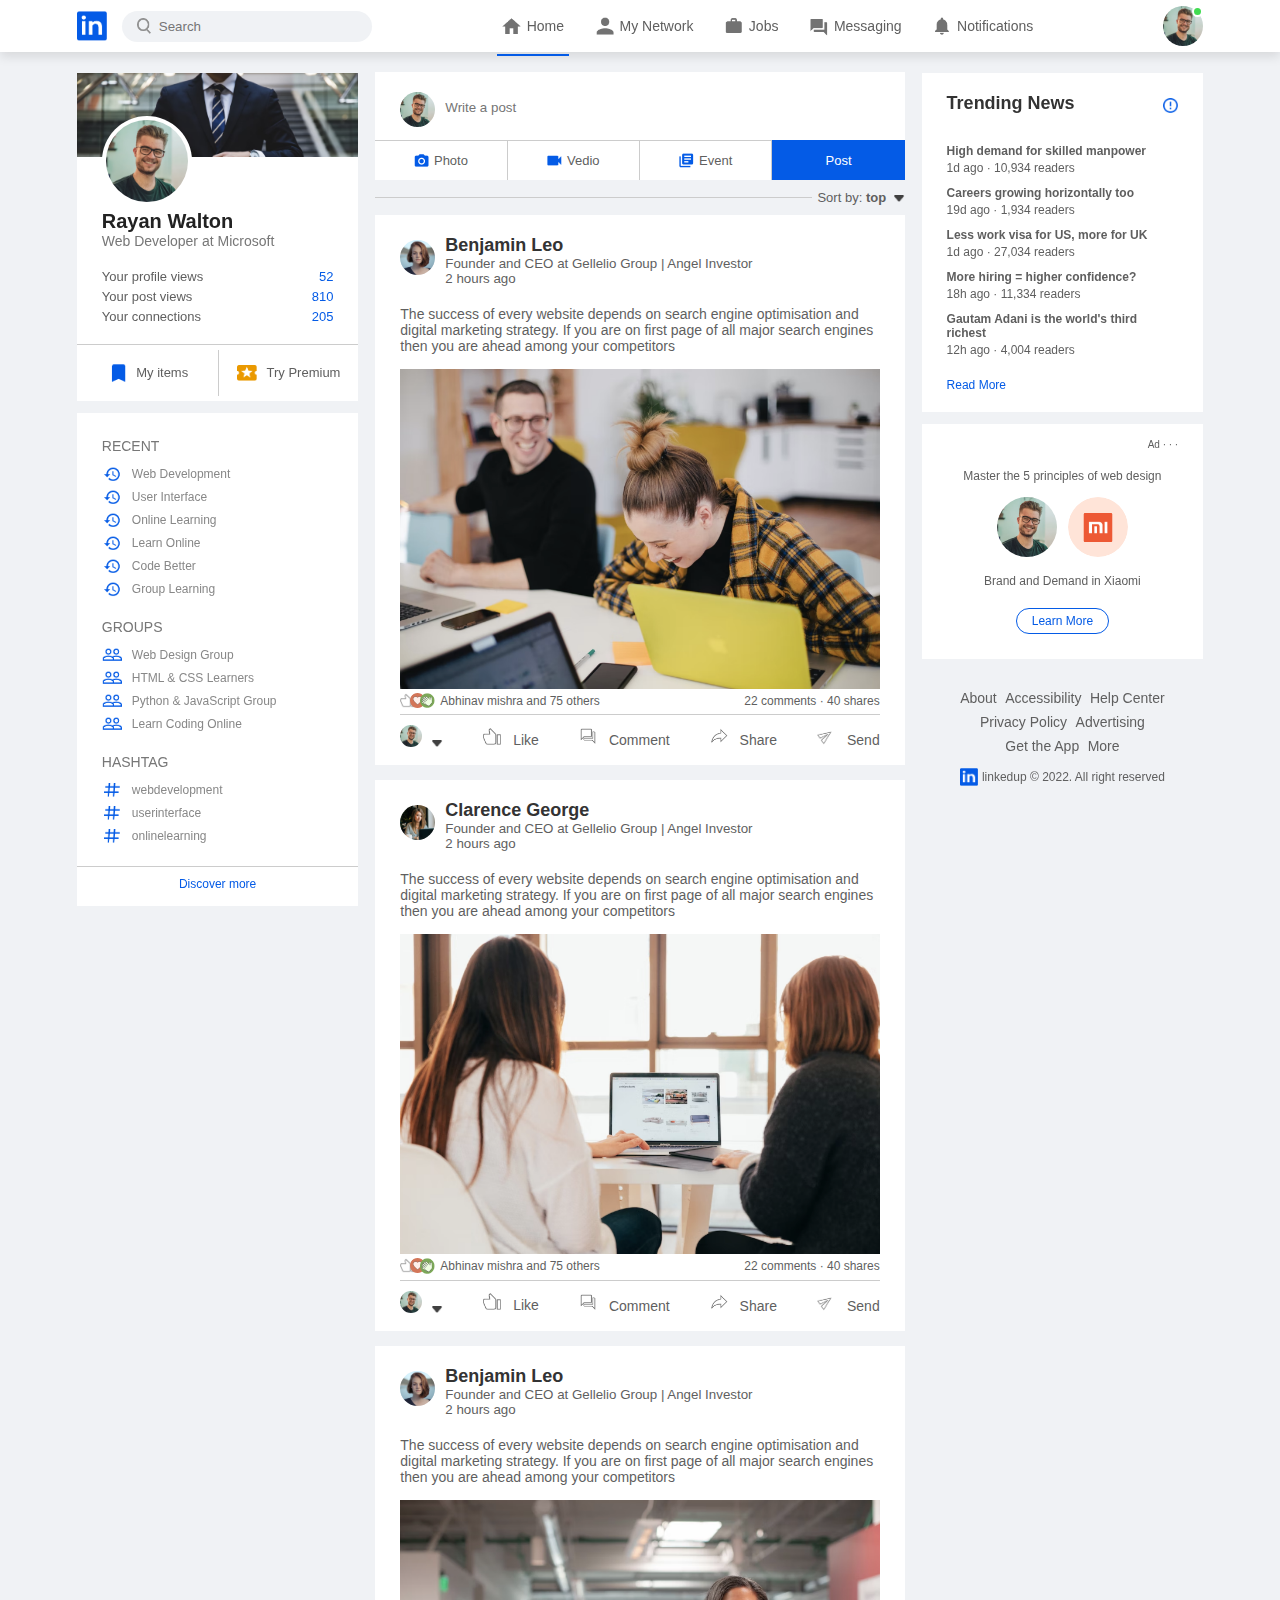
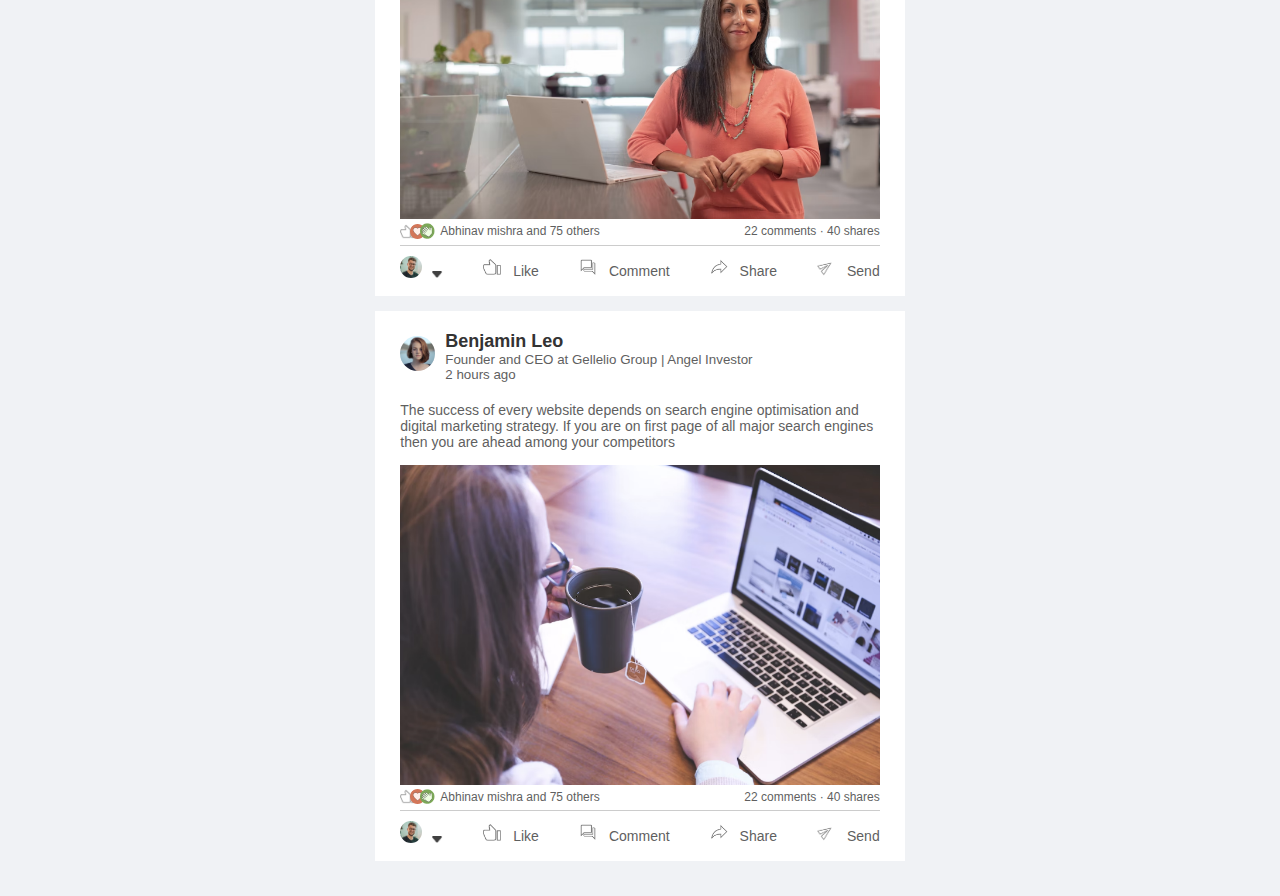
<file: index.html>
<!DOCTYPE html>
<html lang="en">
<head>
    <meta charset="UTF-8">
    <meta name="viewport" content="width=device-width, initial-scale=1.0">
    <title>Social Media Website design - Easy tutorials</title>
    <link rel="stylesheet" href="style.css">
</head>
<body>
    <nav class="navbar">
        <div class="navbar-left">
           <a href="index.html" class="logo"><img src="images/logo.png"></a> 

           <div class="search-box">
                <img src="images/search.png">
                <input type="text" placeholder="Search">
           </div>
        </div>
        <div class="navbar-center">
            <ul>
                <li><a href="#" class="active-link"><img src="images/home.png"><span>Home</span></a></li>
                <li><a href="#"><img src="images/network.png"><span>My Network</span></a></li>
                <li><a href="#"><img src="images/jobs.png"><span>Jobs</span></a></li>
                <li><a href="#"><img src="images/message.png"><span>Messaging</span></a></li>
                <li><a href="#"><img src="images/notification.png"><span>Notifications</span></a></li>
            </ul>
        </div>
        <div class="navbar-right">
            <div class="online">
                <img src="images/user-1.png" class="nav-profile-img" onclick="toggleMenu()">
            </div>
            
        </div>
        <!---------------------profile-drop-down-menu----------------->
        <div class="profile-menu-wrap" id="profileMenu">
            <div class="profile-menu">
                <div class="user-info">
                    <img src="images/user-1.png">
                    <div>
                        <h3>Rayan Walton</h3>
                        <a href="profile.html">See your Profile</a>
                    </div>
                </div>
                <hr>
                <a href="#" class="profile-menu-link">
                    <img src="images/feedback.png">
                    <p>Give Feedback</p>
                    <span>></span>
                </a>
                <a href="#" class="profile-menu-link">
                    <img src="images/setting.png">
                    <p>Settings & Privacy</p>
                    <span>></span>
                </a>
                <a href="#" class="profile-menu-link">
                    <img src="images/help.png">
                    <p>Help & Support</p>
                    <span>></span>
                </a>
                <a href="#" class="profile-menu-link">
                    <img src="images/display.png">
                    <p>Display and Accessibility</p>
                    <span>></span>
                </a>
                <a href="#" class="profile-menu-link">
                    <img src="images/logout.png">
                    <p>Logout</p>
                    <span>></span>
                </a>
            </div>
        </div>

    </nav>

    <!--------- nav bar end--------->

    <div class="container">

        <!------left sidebar-------->

        <div class="left-sidebar">
            <div class="sidebar-profile-box">
                <img src="images/cover-pic.png" width="100%">
                <div class="sidebar-profile-info">
                    <img src="images/user-1.png">
                    <h1>Rayan Walton</h1>
                    <h3>Web Developer at Microsoft</h3>
                    <ul>
                        
                        <li>Your profile views<span>52</span></li>
                        <li>Your post views<span>810</span></li>
                        <li>Your connections<span>205</span></li>
                    </ul>
                </div>
                <div class="sidebar-profile-link">
                    <a href="#"><img src="images/items.png"> My items</a>
                    <a href="#"><img src="images/premium.png"> Try Premium</a>                    
                </div>
            </div>
            <div class="sidebar-activity" id="sidebarActivity">
                <h3>RECENT</h3>
                <a href="#"><img src="images/recent.png"> Web Development</a>
                <a href="#"><img src="images/recent.png"> User Interface</a>
                <a href="#"><img src="images/recent.png"> Online Learning</a>
                <a href="#"><img src="images/recent.png"> Learn Online</a>
                <a href="#"><img src="images/recent.png"> Code Better</a>
                <a href="#"><img src="images/recent.png"> Group Learning</a>
                <h3>GROUPS</h3>
                <a href="#"><img src="images/group.png"> Web Design Group</a>
                <a href="#"><img src="images/group.png"> HTML & CSS Learners</a>
                <a href="#"><img src="images/group.png"> Python & JavaScript Group</a>
                <a href="#"><img src="images/group.png"> Learn Coding Online</a>
                <h3>HASHTAG</h3>
                <a href="#"><img src="images/hashtag.png"> webdevelopment </a>
                <a href="#"><img src="images/hashtag.png"> userinterface</a>
                <a href="#"><img src="images/hashtag.png"> onlinelearning</a>
                <div class="discover-more-link">
                    <a href="#">Discover more</a>
                </div>
            </div>
            <p id="showMoreLink" onclick="toggleActivity()">Show more <b>+</b></p>
        </div>

        <!--------main content---------->
        <div class="main-content">

            <div class="create-post">
                <div class="create-post-input">
                    <img src="images/user-1.png">
                    <textarea rows="2" placeholder="Write a post"></textarea>
                </div>
                <div class="create-post-links">
                    <li><img src="images/photo.png">Photo</li>
                    <li><img src="images/video.png">Vedio</li>
                    <li><img src="images/event.png">Event</li>
                    <li>Post</li>
                </div>
            </div>

            <div class="sort-by">
                <hr>
                <p>Sort by: <span>top <img src="images/down-arrow.png"></span></p>
            </div>

            <div class="post">
                <div class="post-author">
                    <img src="images/user-3.png">
                    <div>
                        <h1>Benjamin Leo</h1>
                        <small>Founder and CEO at Gellelio Group | Angel Investor</small>
                        <small>2 hours ago</small>
                    </div>
                </div>
                <p>The success of every website depends on search engine optimisation and digital marketing strategy. If you are on first page of all major search engines then you are ahead among your competitors</p>
                <img src="images/post-image-1.png" width="100%">

                <div class="post-stats">
                    <div>
                        <img src="images/thumbsup.png">
                        <img src="images/love.png">
                        <img src="images/clap.png">
                        <span class="liked-users">Abhinav mishra and 75 others</span>
                    </div>
                    <div>
                        <span>22 comments &middot; 40 shares</span>
                    </div>
                </div>
                <div class="post-activity">
                    <div>
                        <img src="images/user-1.png" class="post-activity-user-icon">
                        <img src="images/down-arrow.png" class="post-activity-arrow-icon">
                    </div>
                    <div class="post-activity-link">
                        <img src="images/like.png">
                        <span>Like</span>
                    </div>
                    <div class="post-activity-link">
                        <img src="images/comment.png">
                        <span>Comment</span>
                    </div>
                    <div class="post-activity-link">
                        <img src="images/share.png">
                        <span>Share</span>
                    </div>
                    <div class="post-activity-link">
                        <img src="images/send.png">
                        <span>Send</span>
                    </div>
                </div>
            </div>
            <div class="post">
                <div class="post-author">
                    <img src="images/user-4.png">
                    <div>
                        <h1>Clarence George</h1>
                        <small>Founder and CEO at Gellelio Group | Angel Investor</small>
                        <small>2 hours ago</small>
                    </div>
                </div>
                <p>The success of every website depends on search engine optimisation and digital marketing strategy. If you are on first page of all major search engines then you are ahead among your competitors</p>
                <img src="images/post-image-2.png" width="100%">

                <div class="post-stats">
                    <div>
                        <img src="images/thumbsup.png">
                        <img src="images/love.png">
                        <img src="images/clap.png">
                        <span class="liked-users">Abhinav mishra and 75 others</span>
                    </div>
                    <div>
                        <span>22 comments &middot; 40 shares</span>
                    </div>
                </div>
                <div class="post-activity">
                    <div>
                        <img src="images/user-1.png" class="post-activity-user-icon">
                        <img src="images/down-arrow.png" class="post-activity-arrow-icon">
                    </div>
                    <div class="post-activity-link">
                        <img src="images/like.png">
                        <span>Like</span>
                    </div>
                    <div class="post-activity-link">
                        <img src="images/comment.png">
                        <span>Comment</span>
                    </div>
                    <div class="post-activity-link">
                        <img src="images/share.png">
                        <span>Share</span>
                    </div>
                    <div class="post-activity-link">
                        <img src="images/send.png">
                        <span>Send</span>
                    </div>
                </div>
            </div>
            <div class="post">
                <div class="post-author">
                    <img src="images/user-3.png">
                    <div>
                        <h1>Benjamin Leo</h1>
                        <small>Founder and CEO at Gellelio Group | Angel Investor</small>
                        <small>2 hours ago</small>
                    </div>
                </div>
                <p>The success of every website depends on search engine optimisation and digital marketing strategy. If you are on first page of all major search engines then you are ahead among your competitors</p>
                <img src="images/post-image-3.png" width="100%">

                <div class="post-stats">
                    <div>
                        <img src="images/thumbsup.png">
                        <img src="images/love.png">
                        <img src="images/clap.png">
                        <span class="liked-users">Abhinav mishra and 75 others</span>
                    </div>
                    <div>
                        <span>22 comments &middot; 40 shares</span>
                    </div>
                </div>
                <div class="post-activity">
                    <div>
                        <img src="images/user-1.png" class="post-activity-user-icon">
                        <img src="images/down-arrow.png" class="post-activity-arrow-icon">
                    </div>
                    <div class="post-activity-link">
                        <img src="images/like.png">
                        <span>Like</span>
                    </div>
                    <div class="post-activity-link">
                        <img src="images/comment.png">
                        <span>Comment</span>
                    </div>
                    <div class="post-activity-link">
                        <img src="images/share.png">
                        <span>Share</span>
                    </div>
                    <div class="post-activity-link">
                        <img src="images/send.png">
                        <span>Send</span>
                    </div>
                </div>
            </div>
            <div class="post">
                <div class="post-author">
                    <img src="images/user-3.png">
                    <div>
                        <h1>Benjamin Leo</h1>
                        <small>Founder and CEO at Gellelio Group | Angel Investor</small>
                        <small>2 hours ago</small>
                    </div>
                </div>
                <p>The success of every website depends on search engine optimisation and digital marketing strategy. If you are on first page of all major search engines then you are ahead among your competitors</p>
                <img src="images/post-image-4.png" width="100%">

                <div class="post-stats">
                    <div>
                        <img src="images/thumbsup.png">
                        <img src="images/love.png">
                        <img src="images/clap.png">
                        <span class="liked-users">Abhinav mishra and 75 others</span>
                    </div>
                    <div>
                        <span>22 comments &middot; 40 shares</span>
                    </div>
                </div>
                <div class="post-activity">
                    <div>
                        <img src="images/user-1.png" class="post-activity-user-icon">
                        <img src="images/down-arrow.png" class="post-activity-arrow-icon">
                    </div>
                    <div class="post-activity-link">
                        <img src="images/like.png">
                        <span>Like</span>
                    </div>
                    <div class="post-activity-link">
                        <img src="images/comment.png">
                        <span>Comment</span>
                    </div>
                    <div class="post-activity-link">
                        <img src="images/share.png">
                        <span>Share</span>
                    </div>
                    <div class="post-activity-link">
                        <img src="images/send.png">
                        <span>Send</span>
                    </div>
                </div>
            </div>
        </div>

        <!-------right sidebar----------->
        <div class="right-sidebar">
            <div class="sidebar-news">
                <img src="images/more.png" class="info-icon">
                <h3>Trending News</h3>
                <a href="#">High demand for skilled manpower</a>
                <span>1d ago &middot; 10,934 readers</span>

                <a href="#">Careers growing horizontally too</a>
                <span>19d ago &middot; 1,934 readers</span>

                <a href="#">Less work visa for US, more for UK</a>
                <span>1d ago &middot; 27,034 readers</span>

                <a href="#">More hiring = higher confidence?</a>
                <span>18h ago &middot; 11,334 readers</span>

                <a href="#">Gautam Adani is the world's third richest</a>
                <span>12h ago &middot; 4,004 readers</span>
                
                <a href="#" class="read-more-link">Read More</a>
            </div>

            <div class="sidebar-ad">
                <small>Ad &middot; &middot; &middot;</small>
                <p>Master the 5 principles of web design</p>
                <div>
                    <img src="images/user-1.png">
                    <img src="images/mi-logo.png">
                </div>
                <b>Brand and Demand in Xiaomi</b>
                <a href="#" class="ad-link">Learn More</a>
            </div>

            <div class="sidebar-useful-links">
                <a href="#">About</a>
                <a href="#">Accessibility</a>
                <a href="#">Help Center</a>
                <a href="#">Privacy Policy</a>
                <a href="#">Advertising</a>
                <a href="#">Get the App</a>
                <a href="#">More</a>

                <div class="copyright-msg">
                    <img src="images/logo.png">
                    <p>linkedup &#169; 2022. All right reserved</p>
                </div>
            </div>

        </div>
    </div>
<script>


    let profileMenu = document.getElementById("profileMenu");

    function toggleMenu(){
        profileMenu.classList.toggle("open-menu");
    }

</script>

<script>
    let sideActivity = document.getElementById("sidebarActivity");
    let moreLink = document.getElementById("showMoreLink");

    function toggleActivity(){
        sideActivity.classList.toggle("open-activity");
        if(sideActivity.classList.contains("open-activity")){
            moreLink.innerHTML= "Show Less <b>-</b>";
        }
        else{
            moreLink.innerHTML= "Show more <b>+</b>";
        }
    }
</script>



</body>
</html>
</file>
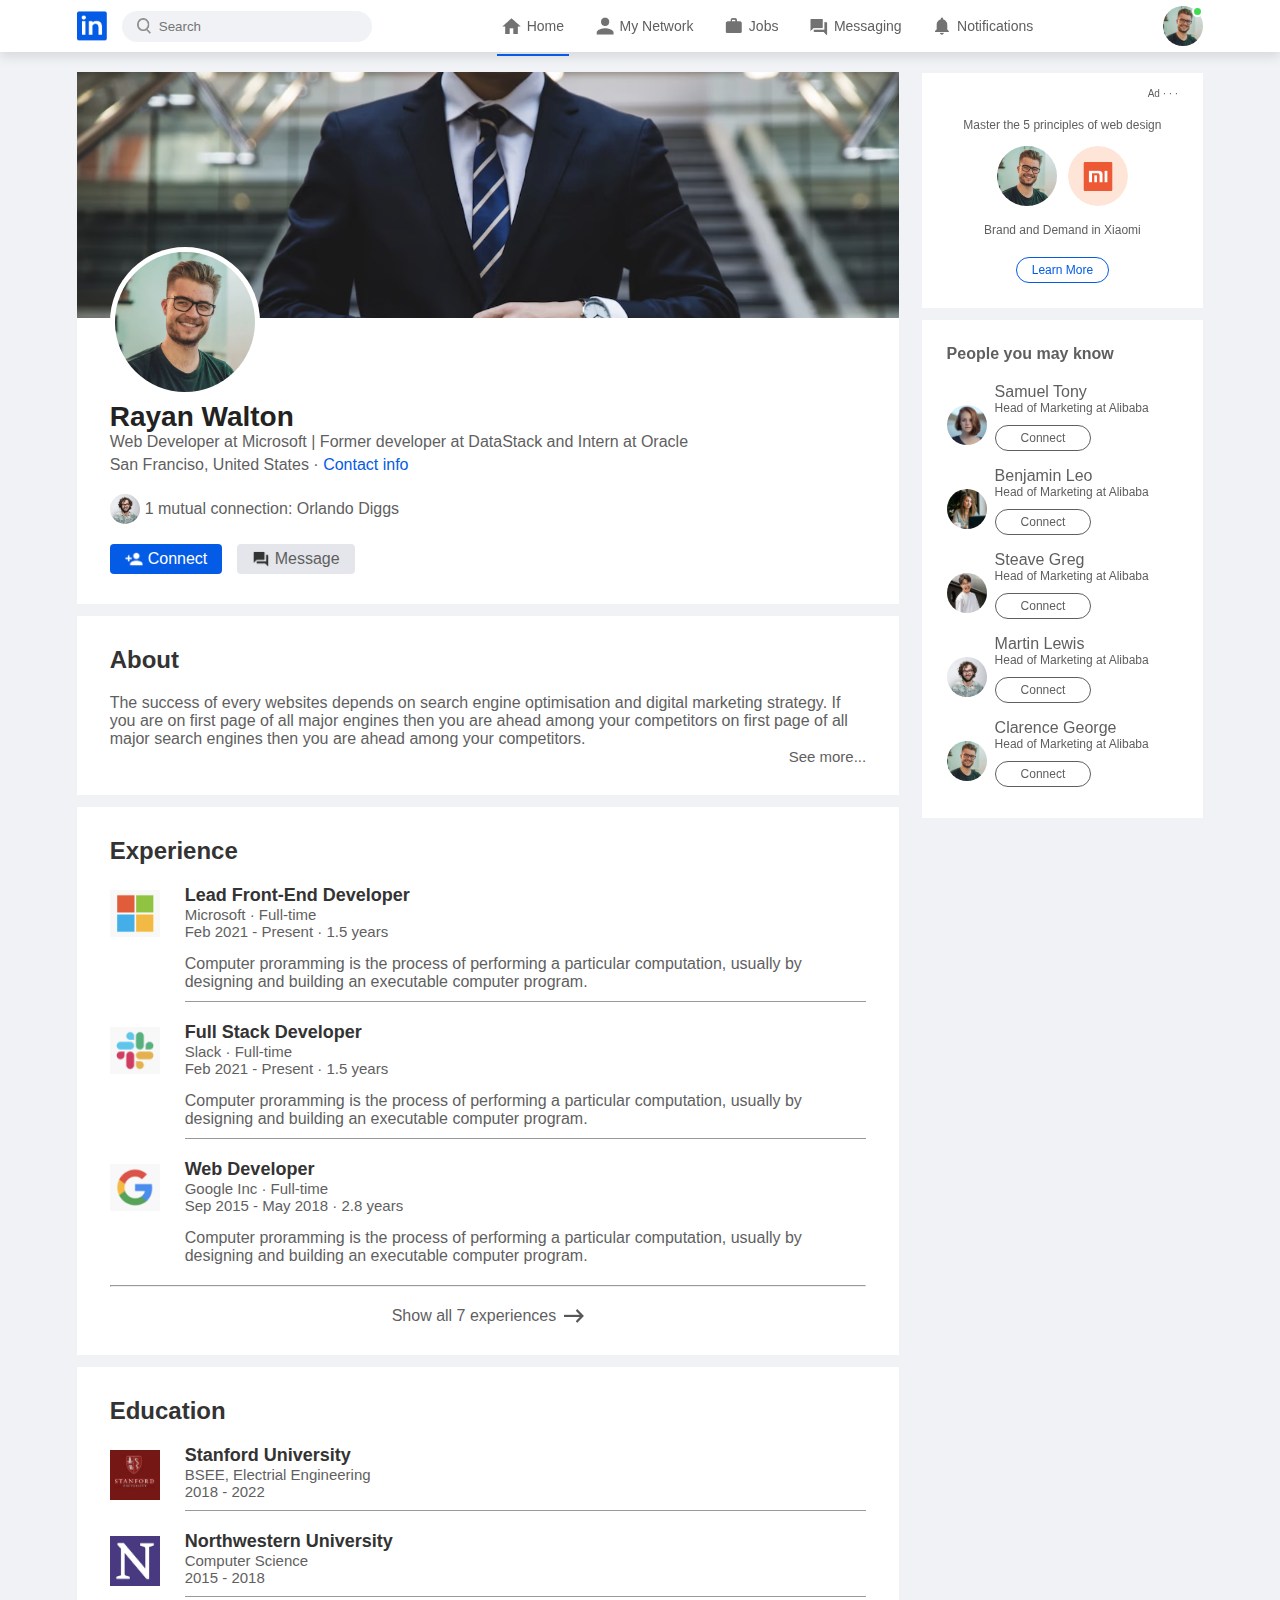
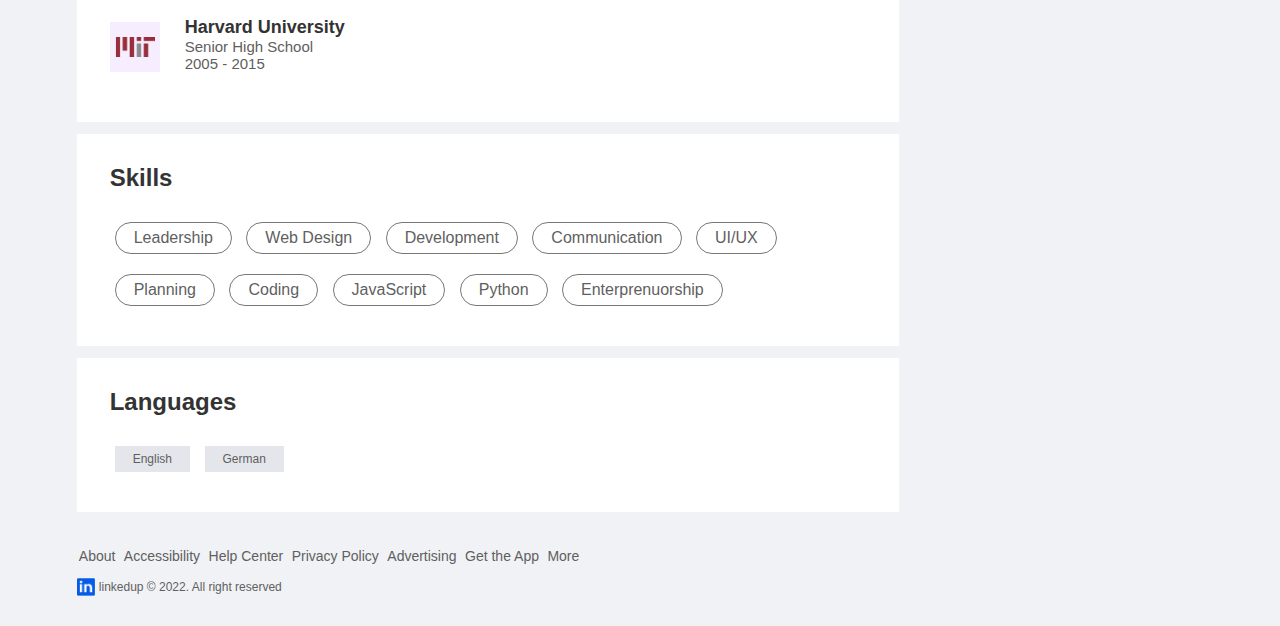
<file: profile.html>
<!DOCTYPE html>
<html lang="en">
<head>
    <meta charset="UTF-8">
    <meta name="viewport" content="width=device-width, initial-scale=1.0">
    <title>Social Media Website design - Easy tutorials</title>
    <link rel="stylesheet" href="style.css">
</head>
<body>
    <nav class="navbar">
        <div class="navbar-left">
           <a href="index.html" class="logo"><img src="images/logo.png"></a> 

           <div class="search-box">
            <img src="images/search.png">
            <input type="text" placeholder="Search">
           </div>
        </div>
        <div class="navbar-center">
            <ul>
                <li><a href="#" class="active-link"><img src="images/home.png"><span>Home</span></a></li>
                <li><a href="#"><img src="images/network.png"><span>My Network</span></a></li>
                <li><a href="#"><img src="images/jobs.png"><span>Jobs</span></a></li>
                <li><a href="#"><img src="images/message.png"><span>Messaging</span></a></li>
                <li><a href="#"><img src="images/notification.png"><span>Notifications</span></a></li>
            </ul>
        </div>
        <div class="navbar-right">
            <div class="online">
                <img src="images/user-1.png" class="nav-profile-img" onclick="toggleMenu()">
            </div>
            
        </div>
        <!---------------------profile-drop-down-menu----------------->
        <div class="profile-menu-wrap" id="profileMenu">
            <div class="profile-menu">
                <div class="user-info">
                    <img src="images/user-1.png">
                    <div>
                        <h3>Rayan Walton</h3>
                        <a href="profile.html">See your Profile</a>
                    </div>
                </div>
                <hr>
                <a href="#" class="profile-menu-link">
                    <img src="images/feedback.png">
                    <p>Give Feedback</p>
                    <span>></span>
                </a>
                <a href="#" class="profile-menu-link">
                    <img src="images/setting.png">
                    <p>Settings & Privacy</p>
                    <span>></span>
                </a>
                <a href="#" class="profile-menu-link">
                    <img src="images/help.png">
                    <p>Help & Support</p>
                    <span>></span>
                </a>
                <a href="#" class="profile-menu-link">
                    <img src="images/display.png">
                    <p>Display and Accessibility</p>
                    <span>></span>
                </a>
                <a href="#" class="profile-menu-link">
                    <img src="images/logout.png">
                    <p>Logout</p>
                    <span>></span>
                </a>
            </div>
        </div>

    </nav>

    <!--------- nav bar end--------->

    <div class="container">
        <div class="profile-main">
            <div class="profile-container">
                <img src="images/cover-pic.png" width="100%">
                <div class="profile-container-inner">
                    <img src="images/user-1.png" class="profile-pic">
                    <h1>Rayan Walton</h1>
                    <b>Web Developer at Microsoft | Former developer at DataStack and Intern at Oracle</b>
                    <p>San Franciso, United States &middot; <a href="#">Contact info</a></p>
                    <div class="mutual-connection">
                        <img src="images/user-2.png">
                        <span>1 mutual connection: Orlando Diggs</span>
                    </div>
                    <div class="profile-btn">
                        <a href="#" class="primary-btn"><img src="images/connect.png">Connect</a>
                        <a href="#"><img src="images/chat.png">Message</a>
                    </div>
                </div>
            </div>
            <div class="profile-description">
                <h2>About</h2>
                <p>The success of every websites depends on search engine optimisation and digital marketing strategy. If you are on first page of all major engines then you are ahead among your competitors on first page of all major search engines then you are ahead among your competitors.</p>
                <a href="#" class="see-more-link">See more...</a>
            </div>

            <div class="profile-description">
                <h2>Experience</h2>
                <div class="profile-desc-row">
                    <img src="images/microsoft.png">
                    <div>
                        <h3>Lead Front-End Developer</h3>
                        <b>Microsoft &middot; Full-time</b>
                        <b>Feb 2021 - Present &middot; 1.5 years</b>
                        <p>Computer proramming is the process of performing a particular computation, usually by designing and building an executable computer program.</p>
                        <hr>
                    </div>
                </div>
                <div class="profile-desc-row">
                    <img src="images/slack.png">
                    <div>
                        <h3>Full Stack Developer</h3>
                        <b>Slack &middot; Full-time</b>
                        <b>Feb 2021 - Present &middot; 1.5 years</b>
                        <p>Computer proramming is the process of performing a particular computation, usually by designing and building an executable computer program.</p>
                        <hr>
                    </div>
                </div>
                <div class="profile-desc-row">
                    <img src="images/google.png">
                    <div>
                        <h3>Web Developer</h3>
                        <b>Google Inc &middot; Full-time</b>
                        <b>Sep 2015 - May 2018 &middot; 2.8 years</b>
                        <p>Computer proramming is the process of performing a particular computation, usually by designing and building an executable computer program.</p>
                    </div>
                </div>
                <hr>
                <a href="#" class="experience-link">Show all 7 experiences <img src="images/right-arrow.png"></a>
            </div>


            <div class="profile-description">
                <h2>Education</h2>
                <div class="profile-desc-row">
                    <img src="images/stanford.png">
                    <div>
                        <h3>Stanford University</h3>
                        <b>BSEE, Electrial Engineering</b>
                        <b>2018 - 2022</b>
                        <hr>
                    </div>
                </div>
                <div class="profile-desc-row">
                    <img src="images/north.png">
                    <div>
                        <h3>Northwestern University</h3>
                        <b>Computer Science</b>
                        <b>2015 - 2018</b>
                        <hr>
                    </div>
                </div>
                <div class="profile-desc-row">
                    <img src="images/mit.png">
                    <div>
                        <h3>Harvard University</h3>
                        <b>Senior High School</b>
                        <b>2005 - 2015</b>
                    </div>
                </div>
            </div>

            <div class="profile-description">
                <h2>Skills</h2>
                <a href="#" class="skills-btn">Leadership</a>
                <a href="#" class="skills-btn">Web Design</a>
                <a href="#" class="skills-btn">Development</a>
                <a href="#" class="skills-btn">Communication</a>
                <a href="#" class="skills-btn">UI/UX</a>
                <a href="#" class="skills-btn">Planning</a>
                <a href="#" class="skills-btn">Coding</a>
                <a href="#" class="skills-btn">JavaScript</a>
                <a href="#" class="skills-btn">Python</a>
                <a href="#" class="skills-btn">Enterprenuorship</a>
            </div>
            <div class="profile-description">
                <h2>Languages</h2>
                <a href="#" class="language-btn">English</a>
                <a href="#" class="language-btn">German</a>
            </div>

        </div>




        <!-- ------------profile-sidebar------------- -->
        <div class="profile-sidebar">
            <div class="sidebar-ad">
                <small>Ad &middot; &middot; &middot;</small>
                <p>Master the 5 principles of web design</p>
                <div>
                    <img src="images/user-1.png">
                    <img src="images/mi-logo.png">
                </div>
                <b>Brand and Demand in Xiaomi</b>
                <a href="#" class="ad-link">Learn More</a>
            </div>

            <div class="sidebar-people">
                <h3>People you may know</h3>
                <div class="sidebar-people-row">
                    <img src="images/user-3.png">
                    <div>
                        <h2>Samuel Tony</h2>
                        <p>Head of Marketing at Alibaba</p>
                        <a href="#">Connect</a>
                    </div>
                </div>
                <div class="sidebar-people-row">
                    <img src="images/user-4.png">
                    <div>
                        <h2>Benjamin Leo</h2>
                        <p>Head of Marketing at Alibaba</p>
                        <a href="#">Connect</a>
                    </div>
                </div>
                <div class="sidebar-people-row">
                    <img src="images/user-5.png">
                    <div>
                        <h2>Steave Greg</h2>
                        <p>Head of Marketing at Alibaba</p>
                        <a href="#">Connect</a>
                    </div>
                </div>
                <div class="sidebar-people-row">
                    <img src="images/user-2.png">
                    <div>
                        <h2>Martin Lewis</h2>
                        <p>Head of Marketing at Alibaba</p>
                        <a href="#">Connect</a>
                    </div>
                </div>
                <div class="sidebar-people-row">
                    <img src="images/user-1.png">
                    <div>
                        <h2>Clarence George</h2>
                        <p>Head of Marketing at Alibaba</p>
                        <a href="#">Connect</a>
                    </div>
                </div>
            </div>
        </div>
    </div>

<div class="profile-footer">
    <div class="sidebar-useful-links">
        <a href="#">About</a>
        <a href="#">Accessibility</a>
        <a href="#">Help Center</a>
        <a href="#">Privacy Policy</a>
        <a href="#">Advertising</a>
        <a href="#">Get the App</a>
        <a href="#">More</a>

        <div class="copyright-msg">
            <img src="images/logo.png">
            <p>linkedup &#169; 2022. All right reserved</p>
        </div>
    </div>

</div>


<script>


    let profileMenu = document.getElementById("profileMenu");

    function toggleMenu(){
        profileMenu.classList.toggle("open-menu");
    }

</script>



</body>
</html>
</file>
<file: style.css>
*{
    margin: 0;
    padding: 0;
    font-family: 'Poppins', sans-serif;
    box-sizing: border-box;
}

body{
    background: #f0f2f5;
    color: #5f5f5f;
}

a{
    text-decoration: none;
    color: #5f5f5f;
}

.navbar{
    display: flex;
    align-items: center;
    justify-content: space-between;
    background: #fff;
    padding: 6px 6%;
    position: sticky;
    top: 0;
    z-index: 100;
    box-shadow: 0 5px 10px rgba(0, 0,0,0.1);
}

.logo img{
    width: 30px;
    margin-right: 15px;
    display: block;
}

.navbar-center ul li{
    display: inline-block;
    list-style: none;
}

.navbar-center ul li a{
    display: flex;
    align-items: center;
    font-size: 14px;
    margin: 5px 8px;
    padding-right: 5px;
    position: relative;
}

.navbar-center ul li a img{
    width: 30px;
}

.navbar-center ul li a::after{
    content: '';
    width: 0;
    height: 2px;
    background: #045be6;
    position: absolute;
    bottom: -15px;
    transition: width 0.3s;
}

.navbar-center ul li a:hover::after, .navbar-center ul li a.active-link::after{
    width: 100%;
}

.nav-profile-img{
    width: 40px;
    border-radius: 50%;
    display: block;
    cursor: pointer;
    position: relative;
}

.online{
    position: relative;
}

.online::after{
    content: '';
    width: 7px;
    height: 7px;
    border: 2px solid #fff;
    border-radius: 50%;
    right: 0px;
    top: 0px;
    background: #41db51;
    position: absolute;
}

.search-box{
    background: #f0f2f5;
    width: 250px;
    border-radius: 20px;
    display: flex;
    align-items: center;
    padding: 0 15px;
}

.navbar-left{
    display: flex;
    align-items: center;
}

.search-box img{
    width: 14px;
}

.search-box input{
    width: 100%;
    background: transparent;
    padding: 8px;
    outline: none;
    border: 0;
}

/*--------- nava bar end ----------*/

.container{
    padding: 20px 6%;
    display: flex;
    flex-wrap: wrap;
    justify-content: space-between;
}

/*---------- left side bar -----------*/

.left-sidebar{
    flex-basis: 25%;
    align-self: flex-start;
    position: sticky;
    top: 73px;
}

.sidebar-profile-box{
    background: #fff;
}

.sidebar-profile-info{
    padding: 0 25px;
}

.sidebar-profile-info img{
    width: 90px;
    border-radius: 50%;
    background: #fff;
    padding: 4px;
    margin-top: -45px;
}

.sidebar-profile-info h1{
    font-size: 20px;
    font-weight: 600;
    color: #222;
}

.sidebar-profile-info h3{
    font-size: 14px;
    font-weight: 500;
    color: #777;
}

.sidebar-profile-info ul{
    list-style: none;
    margin: 20px 0;
}

.sidebar-profile-info ul li{
    width: 100%;
    margin: 5px 0;
    font-size: 13px;
}

.sidebar-profile-info ul li span{
    float: right;
    color: #045be6;
}

.sidebar-profile-link{
    display: flex;
    align-items: center;
    border-top: 1px solid #ccc;
}

.sidebar-profile-link a{
    flex-basis: 50%;
    display: flex;
    align-items: center;
    justify-content: center;
    padding: 15px 0;
    font-size: 13px;
    border-left: 1px solid #ccc;
} 

.sidebar-profile-link a:first-child{
    border-left: 0;
}

.sidebar-profile-link a img{
    width: 20px;
    margin-right: 10px;
}

.sidebar-activity{
    background-color: #fff;
    padding: 5px 25px;
    margin: 12px 0;
}

.sidebar-activity h3{
    color: #777;
    font-size: 14px;
    font-weight: 500;
    margin: 20px 0 10px;
}

.sidebar-activity a{
    display: flex;
    align-items: center;
    font-size: 12px;
    font-weight: 500;
    color: #888;
    margin: 3px 0;
}

.sidebar-activity a img{
    width: 20px;
    margin-right: 10px;

}

.discover-more-link{
    border-top: 1px solid #ccc;
    text-align: center;
    margin-top: 20px;
    margin-left: -25px;
    margin-right: -25px;
}

.discover-more-link a{
    color: #045be6;
    display: inline-block;
    margin: 10px 0;
}

/*----------right side bar------------*/

.right-sidebar{
    flex-basis: 25%;
    align-self: flex-start;
    position: sticky;
    top: 73px;
}

.sidebar-news{
    background: #fff;
    padding: 10px 25px;
}

.info-icon{
    width: 15px;
    float: right;
    margin-top: 15px;
}

.sidebar-news h3{
    font-size: 18px;
    font-weight: 600;
    color: #333;
    margin: 10px 0 30px;
}

.sidebar-news a{
    display: block;
    font-size: 12px;
    font-weight: 600;
    margin-top: 10px;
    /*margin-bottom: -1px;*/
}

.sidebar-news span{
    font-size: 12px;
}

.sidebar-news .read-more-link{
    color: #045be6;
    font-weight: 500;
    margin: 20px 0 10px;
}

.sidebar-ad{
    background: #fff;
    padding: 15px 25px;
    text-align: center;
    margin: 12px 0;
    font-size: 12px;
}
.sidebar-ad img{
    width: 60px;
    border-radius: 50%;
    margin: 4px;
}
.sidebar-ad small{
    float: right;
    font-weight: 500;
}
.sidebar-ad p{
    margin-top: 30px;
    margin-bottom: 10px;
}
.sidebar-ad b{
    display: block;
    font-weight: 500;
    margin-top: 10px;
}
.ad-link{
    display: inline-block;
    border: 1px solid #045be6;
    border-radius: 30px;
    padding: 5px 15px;
    color: #045be6;
    font-weight: 500;
    margin: 20px auto 10px;
}
.sidebar-useful-links{
    padding: 15px 25px;
    text-align: center;
}
.sidebar-useful-links a{
    display: inline-block;
    font-size: 14px;
    margin: 4px 2px;
}
.copyright-msg{
    display: flex;
    align-items: center;
    justify-content: center;
    font-size: 12px;
    margin-top: 10px;
    font-weight: 500;
}
.copyright-msg img{
    width: 18px;
    margin-right: 4px;
}


/*----------main content-------------*/

.main-content{
    flex-basis: 47%;
}
.create-post{
    background: #fff;
}
.create-post-input{
    padding: 20px 25px 10px;
    display: flex;
    align-items: flex-start;
}
.create-post-input img{
    width: 35px;
    border-radius: 50%;
    margin-right: 10px;
}
.create-post-input textarea{
    width: 100%;
    border: 0;
    outline: 0;
    resize: none;
    background: transparent;
    margin-top: 8px;
}
::placeholder{
    font-weight: 500;
}
.create-post-links{
    display: flex;
    align-items: flex-start;
}
.create-post-links li{
    list-style: none;
    border-top: 1px solid #ccc;
    border-right: 1px solid #ccc;
    flex-basis: 25%;
    height: 40px;
    font-size: 13px;
    display: flex;
    align-items: center;
    justify-content: center;
    cursor: pointer;
}
.create-post-links li img{
    width: 15px;
    margin-right: 5px;
}
.create-post-links li:last-child{
    background: #045be6;
    color: #fff;
    border-top: 0;
    border-right: 0;
}
.sort-by {
    display: flex;
    align-items: center;
    margin: 10px 0;
}
.sort-by hr{
    flex: 1;
    border: 0;
    height: 1px;
    background: #ccc;
}
.sort-by p{
    font-size: 13px;
    padding-left: 5px;
}
.sort-by p span{
    font-weight: 600;
    cursor: pointer;
}
.sort-by p span img{
    width: 12px;
    margin-left: 3px;
}
.post{
    background: #fff;
    padding: 20px 25px 5px;
    margin: 5px 0 15px;
}
.post-author{
    display: flex;
    align-items: flex-start;
    margin-bottom: 20px;
}
.post-author img{
    width: 35px;
    border-radius: 50%;
    margin-right: 10px;
    margin-top: 5px;
}
.post-author h1{
    font-size: 18px;
    font-weight: 600;
    color: #333;
}
.post-author small{
    display: block;
    /* margin-bottom: -2px; */
}
.post p{
    font-size: 14px;
    margin-bottom: 15px;
}
.post-stats{
    display: flex;
    flex-wrap: wrap;
    align-items: center;
    justify-content: space-between;
    font-size: 12px;
    border-bottom: 1px solid #ccc;
    padding-bottom: 6px;
}
.post-stats div{
    display: flex;
    align-items: center;
}
.post-stats img{
    width: 15px;
    margin-right: -5px;
}
.liked-users{
    margin-left: 10px;
}
.post-activity{
    display: flex;
    align-items: center;
    justify-content: space-between;
    padding: 10px 0;
    font-size: 14px;
    font-weight: 500;
}
.post-activity div{
    display: felx;
    align-items: center;
}
.post-activity-user-icon{
    width: 22px;
    border-radius: 50%;
}
.post-activity-arrow-icon{
    width: 12px;
    margin-left: 5px;
}
.post-activity-link img{
    width: 18px;
    margin-right: 8px;
}

/* ----------------profile-drop-down-menu------------------- */
.profile-menu-wrap{
    position: absolute;
    top: 100%;
    right: 5%;
    width: 320px;
    max-height: 0;
    overflow: hidden;
    transition: max-height 0.5s;
}
.profile-menu-wrap.open-menu{
    max-height: 400px;
}
.profile-menu{
    background: #222;
    color: #fff;
    padding: 20px;
    margin: 10px;
}
.user-info{
    display: flex;
    align-items: center;
}
.user-info img{
    width: 50px;
    border-radius: 50%;
    margin-right: 15px;
}
.user-info h3{
    font-weight: 500;
    margin-bottom: 1px;
}
.user-info div a{
    color: #c9dbf8;
    font-size: 13px;
    margin-top: 50%;
}
.profile-menu hr{
    border: 0;
    height: 1px;
    width: 100%;
    background: #fff;
    margin: 15px 0 10px;
}
.profile-menu-link{
    display: flex;
    align-items: center;
    color: #fff;
    margin: 12px 0;
    font-size: 14px;
}
.profile-menu-link p{
    width: 100%;
}
.profile-menu-link img{
    width: 35px;
    border-radius: 50%;
    margin-right: 15px;
}

/* ---------------------profile-page--------------------------- */

.profile-main{
    flex-basis: 73%;
}
.profile-sidebar{
    flex-basis: 25%;
    align-self: flex-start;
    position: sticky;
    top: 73px;
}
.profile-container{
    background: #fff;
}
.profile-container-inner{
    padding: 0 4% 10px;
}
.profile-pic{
    width: 150px;
    border-radius: 50%;
    margin-top: -75px;
    padding: 5px;
    background: #fff;
}
.profile-container h1{
    font-size: 28px;
    font-weight: 600;
    color: #222;
}
.profile-container b{
    font-weight: 500;
}
.profile-container p{
    margin-top: 5px;
}
.profile-container p a{
    color: #045be6;
    font-weight: 500;
}
.mutual-connection{
    display: flex;
    align-items: center;
    margin: 20px 0;
}
.mutual-connection img{
    width: 30px;
    border-radius: 50%;
    margin-right: 5px;
}
.profile-btn{
    margin: 20px 0;
}
.profile-btn a{
    display: inline-flex;
    align-items: center;
    background: #e4e6eb;
    padding: 6px 15px;
    border-radius: 4px;
    margin-right: 10px;
}
.profile-btn a img{
    width: 18px;
    margin-right: 5px;
}
.profile-btn .primary-btn{
    background: #045be6;
    color: #fff;
}
.profile-description{
    background: #fff;
    padding: 20px 4% 30px;
    margin: 12px 0;
}
.profile-description h2{
    color: #333;
    margin: 10px 0 20px;
    font-weight: 600;
}
.see-more-link{
    display: block;
    text-align: right;
    font-size: 15px;
}
.profile-desc-row{
    display: flex;
    align-items: flex-start;
    margin: 20px 0;
}
.profile-desc-row img{
    width: 50px;
    margin-right: 25px;
    margin-top: 5px;
}
.profile-desc-row div{
    width: 100%;
}
.profile-desc-row h3{
    font-size: 18px;
    font-weight: 600;
    color: #333;
}
.profile-desc-row b{
    display: block;
    font-weight: 500;
    font-size: 15px;
}
.profile-desc-row p{
    margin-top: 15px;
}
.profile-desc-row hr{
    border: 0;
    border-bottom: 1px solid #999;
    margin-top: 10px;
}
.experience-link{
    display: flex;
    align-items: center;
    justify-content: center;
    padding-top: 20px;
    font-weight: 500;
}
.experience-link img{
    width: 20px;
    margin-left: 8px;
}
.skills-btn{
    display: inline-block;
    margin: 10px 5px;
    padding: 6px 18px;
    border: 1px solid #777;
    border-radius: 30px;
    font-size: 12x;
    font-weight: 500;
}
.language-btn{
    display: inline-block;
    margin: 10px 5px;
    padding: 6px 18px;
    background: #e4e6eb;
    font-size: 12px;
    font-weight: 500;
}

/* --------------profile-right-sidebar----------------------- */
.profile-sidebar .sidebar-ad{
    margin: 0;
}
.sidebar-people{
    background: #fff;
    padding: 15px 25px;
    margin: 12px 0;
    font-size: 12px;
}
.sidebar-people h3{
    font-size: 16px;
    font-weight: 600;
    margin: 10px 0 20px;
}
.sidebar-people-row{
    display: flex;
    align-items: center;
    margin: 6px 0;
}
.sidebar-people-row img{
    width: 40px;
    border-radius: 50%;
    margin-right: 8px;
    margin-top: 5px;
}
.sidebar-people-row h2{
    font-weight: 500;
    font-size: 16px;
}
.sidebar-people-row a{
    display: inline-block;
    margin: 10px 0;
    padding: 5px 25px;
    border: 1px solid #5f5f5f;
    border-radius: 30px;
    font-weight: 500;
}
.profile-footer{
    padding: 0 6% 30px;
}
.profile-footer .sidebar-useful-links{
    text-align: left;
    padding: 0;
}
.profile-footer .copyright-msg{
    justify-content: flex-start;
}
#showMoreLink{
    display: none;
}

/* ---------------------meadia query for small screen----------------------------- */
@media only screen and (max-width:600px){
    .search-box{
        background: transparent;
        width: auto;
        padding: 0;
    }
    .search-box input{
        width: 0;
        padding: 0;
    }
    .navbar-center ul li a span{
        display: none;
    }
    .navbar-center ul li a{
        padding-right: 0;
        margin: 5px;
    }
    .nav-profile-img{
        width: 30px;
    }
    .container{
        padding: 15px 3%;
    }
    .left-sidebar, .right-sidebar{
        flex-basis: 100%;
        position: relative;
        top: unset;
    }
    .main-content{
        flex-basis: 100%;
    }
    .post-stats div{
        margin: 2px 0;
    }
    .post-activity-link span{
        display: none;
    }
    .post-activity-link img{
        margin-right: 0;
    }
    .profile-main, .profile-sidebar{
        flex-basis: 100%;
    }
    .profile-container{
        font-size: 14px;
    }
    .profile-pic{
        width: 100px;
        margin-top: -50px;  /*----------- half of the width----------*/
    }
    .profile-description{
        font-size: 14px;
    }
    #showMoreLink{
        display: block;
        width: fit-content;
        margin: 10px auto;
        font-size: 14px;
        cursor: pointer;
    }
    .sidebar-activity{
        display: none;
    }
    .sidebar-activity.open-activity{
        display: block;
    }
}
</file>
